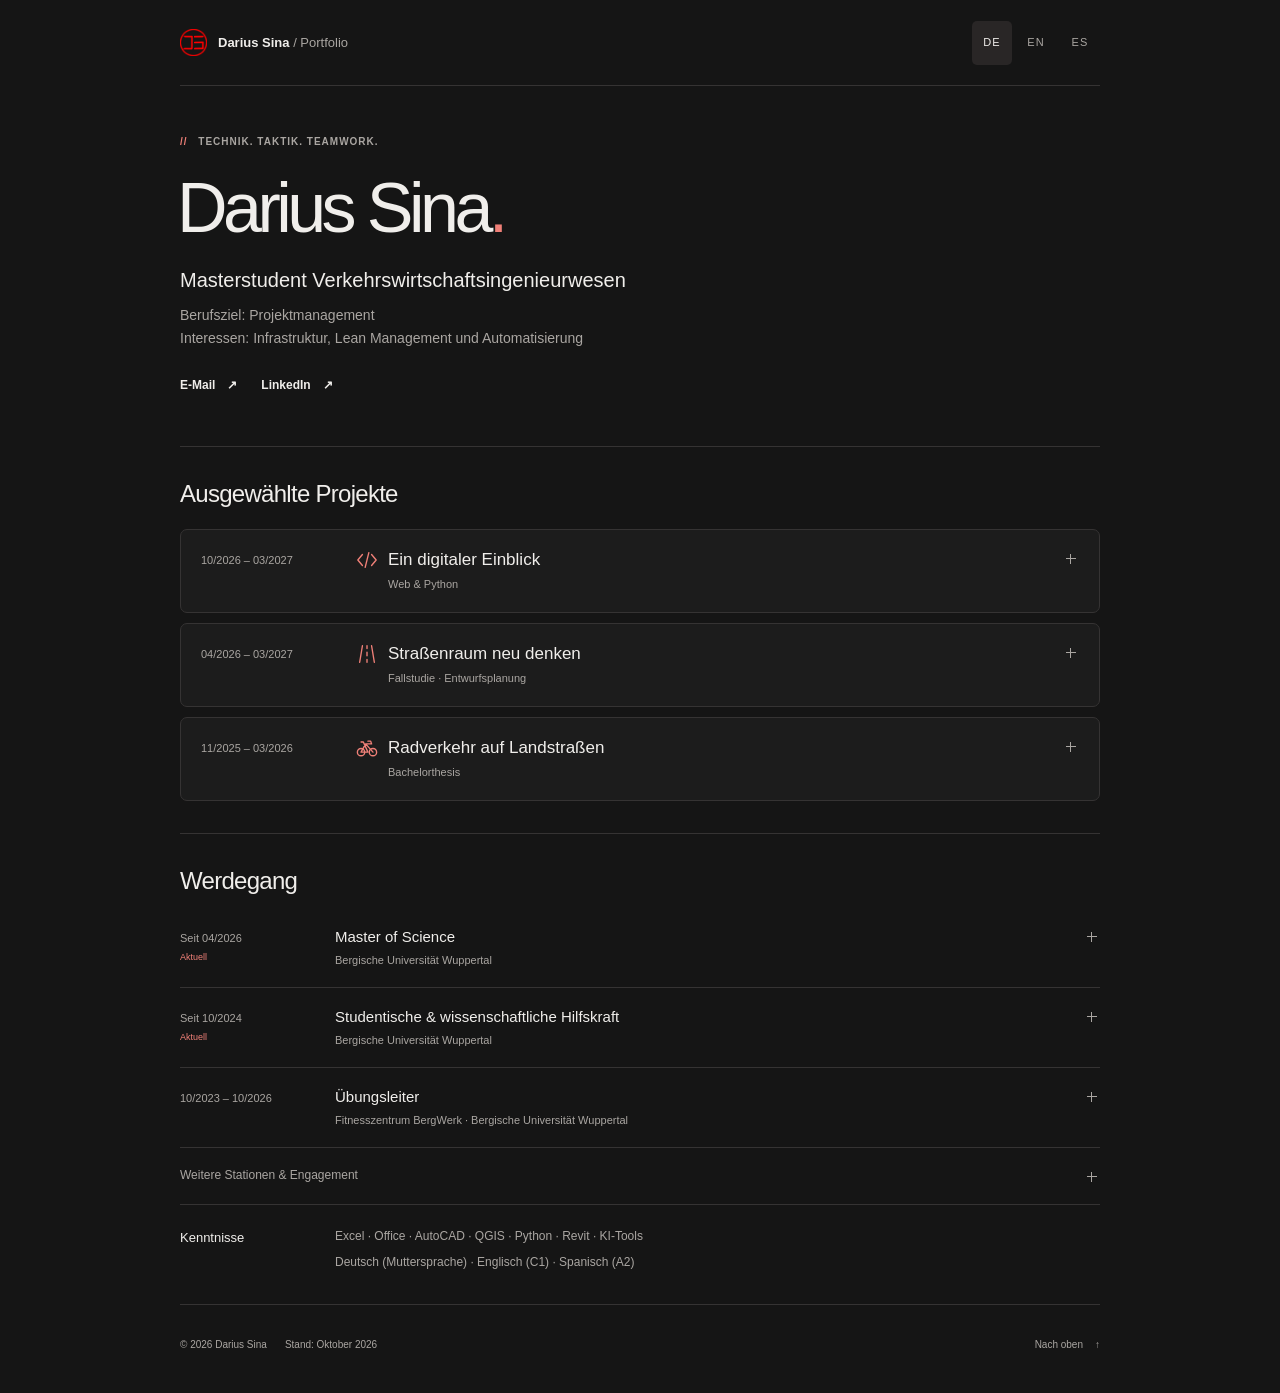
<file: index.html>
<!DOCTYPE html>
<html lang="de">
<head>
    <meta charset="UTF-8">
    <meta name="viewport" content="width=device-width, initial-scale=1">
    <meta name="color-scheme" content="dark">
    <meta name="theme-color" content="#151515">
    <meta name="description" content="Darius Sina – Masterstudent Verkehrswirtschaftsingenieurwesen mit dem Berufsziel Projektmanagement. Interessen: Infrastrukturprojekte und Automatisierung.">
    <title>Darius Sina · Portfolio</title>
    <link rel="icon" type="image/png" href="logo.png">
    <link rel="stylesheet" href="style.css?v=20261028-clean">
    <link rel="alternate" hreflang="de" href="index.html">
    <link rel="alternate" hreflang="en" href="en/index.html">
    <link rel="alternate" hreflang="es" href="es/index.html">
    <script src="contact.js?v=20261028-clean" defer></script>
</head>
<body id="top">
  <a class="skip-link" href="#main">Zum Inhalt</a>
  <div class="page-shell">
    <header class="site-header">
      <a class="brand" href="index.html" aria-label="Darius Sina · Zur Startseite"><img src="logo.png" width="30" height="30" alt=""><span>Darius Sina<span class="brand-detail"> / Portfolio</span></span></a>
      <nav class="language-switch" aria-label="Sprache wählen"><a href="index.html" lang="de" hreflang="de" aria-label="Deutsch" aria-current="page">DE</a><a href="en/index.html" lang="en" hreflang="en" aria-label="English">EN</a><a href="es/index.html" lang="es" hreflang="es" aria-label="Español">ES</a></nav>
    </header>
    <main id="main">
      <section class="hero" aria-labelledby="hero-title">
          <p class="eyebrow hero-eyebrow"><span aria-hidden="true">//</span> Technik. Taktik. Teamwork.</p>
          <h1 id="hero-title">Darius Sina<span class="accent">.</span></h1>
          <p class="hero-role">Masterstudent Verkehrswirtschaftsingenieurwesen</p>
          <p class="hero-intro">Berufsziel: Projektmanagement<br>Interessen: Infrastruktur, Lean Management und Automatisierung</p>
          <div class="hero-actions"><button type="button" class="text-link email-reveal" data-label="E-Mail schreiben" hidden>E-Mail <span aria-hidden="true">↗</span></button><a class="text-link" href="https://linkedin.com/in/dariussina">LinkedIn <span aria-hidden="true">↗</span></a></div><noscript><p class="contact-note">Für den E-Mail-Link bitte JavaScript aktivieren. Alternativ bin ich auf LinkedIn erreichbar.</p></noscript>
      </section>
      <section class="section" id="projects" aria-labelledby="projects-title">
        <h2 id="projects-title">Ausgewählte Projekte</h2>
        <div class="project-list"><details class="project-entry">
          <summary><span class="entry-meta">10/2026 – 03/2027</span><span class="entry-heading"><span class="entry-title"><svg class="project-icon" viewBox="0 0 24 24" width="22" height="22" aria-hidden="true" focusable="false"><path d="m7 6-5 6 5 6M17 6l5 6-5 6M14 4l-4 16"/></svg><span>Ein digitaler Einblick</span></span><span class="entry-org">Web & Python</span></span></summary>
          <div class="entry-description"><p>Optimierungsmethoden des Supply Chain Managements mit Python umsetzen, ergänzend zu einer Lehrveranstaltung an der Universität. Daneben: Webdesign mit HTML und CSS.</p><p class="project-tag">Python / HTML / CSS</p></div>
        </details>
<details class="project-entry">
          <summary><span class="entry-meta">04/2026 – 03/2027</span><span class="entry-heading"><span class="entry-title"><svg class="project-icon" viewBox="0 0 24 24" width="22" height="22" aria-hidden="true" focusable="false"><path d="M7 3 4 21M17 3l3 18M12 3v3m0 4v4m0 4v3"/></svg><span>Straßenraum neu denken</span></span><span class="entry-org">Fallstudie · Entwurfsplanung</span></span></summary>
          <div class="entry-description"><p>Praxisnahe Straßenraumplanung im Team anhand einer realen Situation der Infrastrukturplanung. Ergänzender Erwerb von Fachwissen zur Straßenraumgestaltung in der Veranstaltung „Planung von Stadtstraßen“.</p><p class="project-tag">Verkehrsplanung</p></div>
        </details>
<details class="project-entry">
          <summary><span class="entry-meta">11/2025 – 03/2026</span><span class="entry-heading"><span class="entry-title"><svg class="project-icon" viewBox="0 0 24 24" width="22" height="22" aria-hidden="true" focusable="false"><circle cx="5.5" cy="16.5" r="4"/><circle cx="18.5" cy="16.5" r="4"/><path d="m5.5 16.5 5-9 8 9M5.5 16.5H13l-5-11H5.5M10.5 7.5H17l-1-3h-3"/></svg><span>Radverkehr auf Landstraßen</span></span><span class="entry-org">Bachelorthesis</span></span></summary>
          <div class="entry-description"><p>Ein Einblick in die akademische Forschung zur Sicherheit des Radverkehrs auf Landstraßen.</p><p class="project-tag">Thesisnote 1,0</p></div>
        </details></div>
      </section>
      <section class="section" id="background" aria-labelledby="background-title">
        <h2 id="background-title">Werdegang</h2>
        <div class="timeline"><details class="timeline-entry">
          <summary><span class="entry-meta">Seit 04/2026<span class="current">Aktuell</span></span><span class="entry-heading"><span class="entry-title">Master of Science</span><span class="entry-org">Bergische Universität Wuppertal</span></span></summary>
          <div class="entry-description"><p>Verkehrswirtschaftsingenieurwesen. Vereinigung der Handlungsfelder Verkehr, Logistik, Wirtschaft und Umwelt.</p></div>
        </details>
<details class="timeline-entry">
          <summary><span class="entry-meta">Seit 10/2024<span class="current">Aktuell</span></span><span class="entry-heading"><span class="entry-title">Studentische &amp; wissenschaftliche Hilfskraft</span><span class="entry-org">Bergische Universität Wuppertal</span></span></summary>
          <div class="entry-description"><p>Lehrstuhl Straßenverkehrsplanung und -technik. Mitarbeit an Forschungsprojekten und universitärer Lehre sowie Analyse und Aufbereitung von Verkehrs- und Infrastrukturdaten.</p></div>
        </details>
<details class="timeline-entry">
          <summary><span class="entry-meta">10/2023 – 10/2026</span><span class="entry-heading"><span class="entry-title">Übungsleiter</span><span class="entry-org">Fitnesszentrum BergWerk · Bergische Universität Wuppertal</span></span></summary>
          <div class="entry-description"><p>Einweisung und Betreuung beim Fitnesstraining an Geräten.</p></div>
        </details></div>
        <details class="more-stations"><summary><span>Weitere Stationen & Engagement</span></summary><div class="timeline"><details class="timeline-entry">
          <summary><span class="entry-meta">10/2021 – 03/2026</span><span class="entry-heading"><span class="entry-title">Bachelor of Science</span><span class="entry-org">Bergische Universität Wuppertal</span></span></summary>
          <div class="entry-description"><p>Verkehrswirtschaftsingenieurwesen. Gesamtnote 2,2 · Bachelorthesis 1,0. Fünfmonatiges Auslandssemester mit Erasmus+ an der Universidad de Burgos in Spanien.</p></div>
        </details>
<details class="timeline-entry">
          <summary><span class="entry-meta">04/2024 – 10/2024</span><span class="entry-heading"><span class="entry-title">International Students Team</span><span class="entry-org">Bergische Universität Wuppertal</span></span></summary>
          <div class="entry-description"><p>Betreuung internationaler Studierender und Organisation von Events.</p></div>
        </details>
<details class="timeline-entry">
          <summary><span class="entry-meta">01/2021 – 06/2021</span><span class="entry-heading"><span class="entry-title">Berufstätigkeit · Technischer Systemplaner VAT</span><span class="entry-org">CAD-Agentur Lehmann · Langenfeld</span></span></summary>
          <div class="entry-description"><p>Teamarbeit an Planungs-Großprojekten der Haustechnik und Mitwirkung an der BIM-Koordination.</p></div>
        </details>
<details class="timeline-entry">
          <summary><span class="entry-meta">08/2018 – 01/2021</span><span class="entry-heading"><span class="entry-title">Berufsausbildung · Technischer Systemplaner VAT</span><span class="entry-org">CAD-Agentur Lehmann · Langenfeld</span></span></summary>
          <div class="entry-description"><p>Berufsausbildung in Versorgungs- und Ausrüstungstechnik, verkürzt auf 2,5 Jahre. Abschluss: sehr gut, NRW-Jahrgangsbester. Dreiwöchiges Baustellenpraktikum bei Clima Colonia in Köln.</p></div>
        </details></div></details>
        <div class="compact-skills"><h3>Kenntnisse</h3><p>Excel · Office · AutoCAD · QGIS · Python · Revit · KI-Tools</p><p>Deutsch (Muttersprache) · Englisch (C1) · Spanisch (A2)</p></div>
      </section>
    </main>
    <footer class="site-footer"><p>© 2026 Darius Sina<span>Stand: Oktober 2026</span></p><a href="#top">Nach oben <span aria-hidden="true">↑</span></a></footer>
  </div>
</body>
</html>
</file>
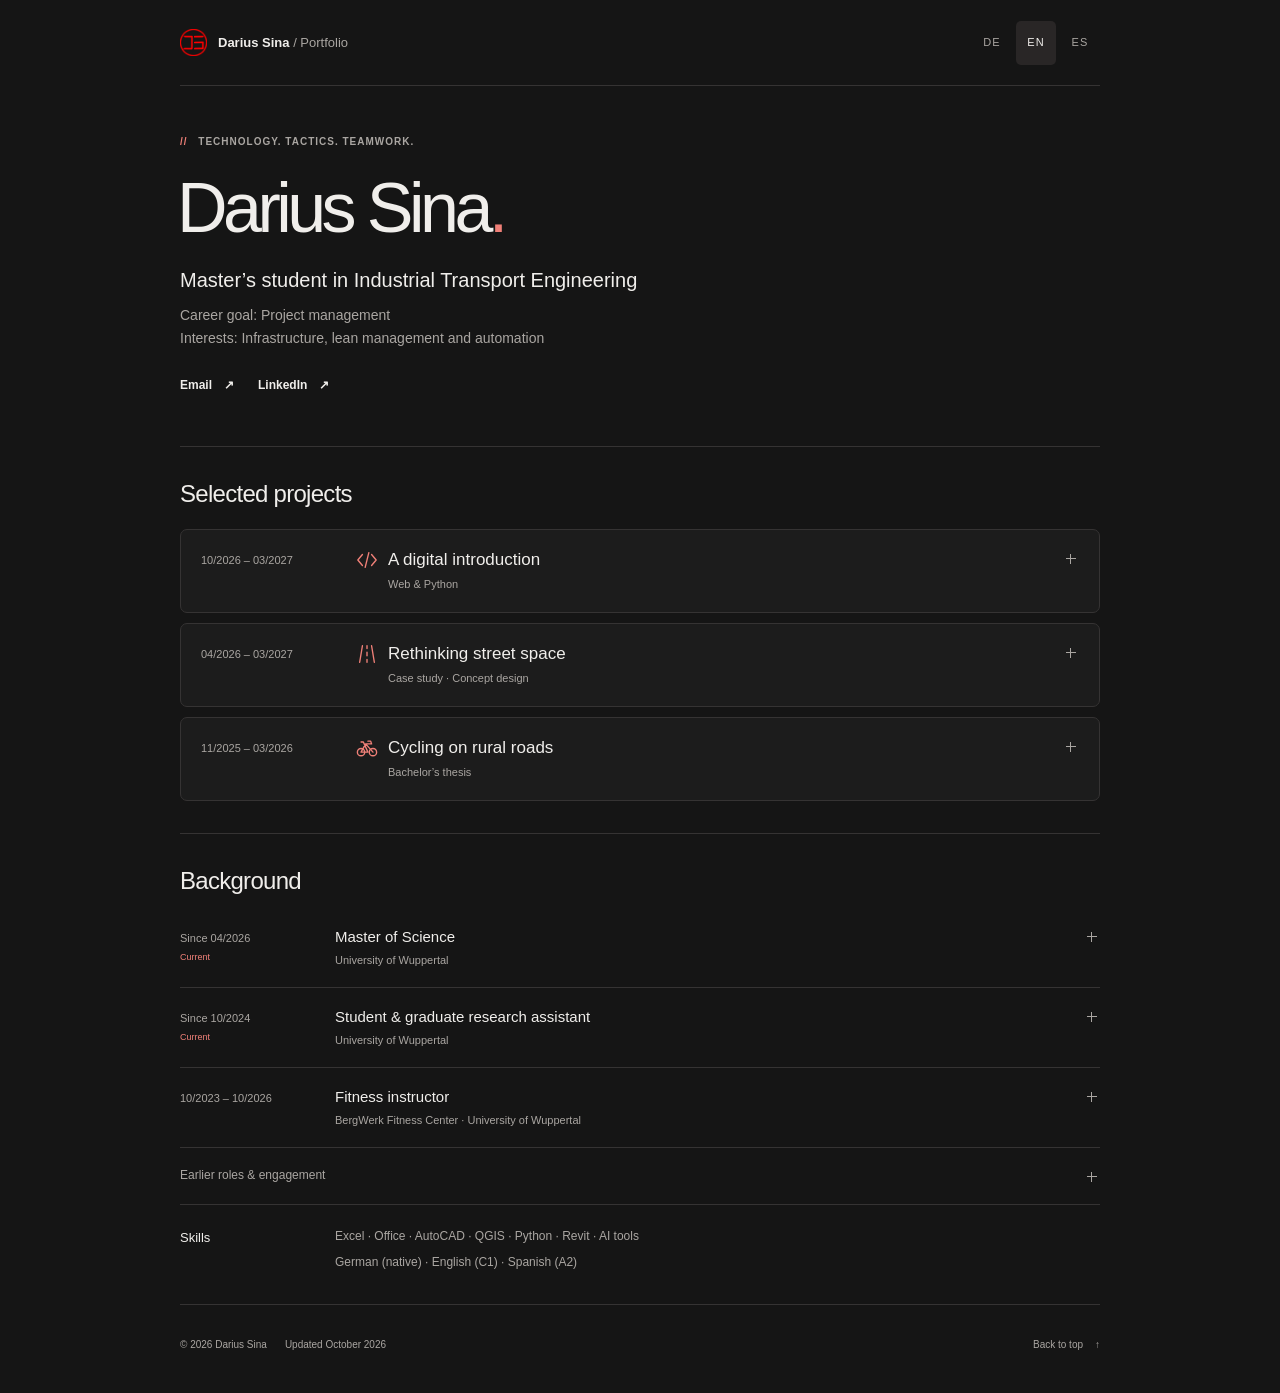
<file: en/index.html>
<!DOCTYPE html>
<html lang="en">
<head>
    <meta charset="UTF-8">
    <meta name="viewport" content="width=device-width, initial-scale=1">
    <meta name="color-scheme" content="dark">
    <meta name="theme-color" content="#151515">
    <meta name="description" content="Darius Sina – Master’s student in Industrial Transport Engineering, aspiring to a career in project management. Interests: infrastructure projects and automation.">
    <title>Darius Sina · Portfolio</title>
    <link rel="icon" type="image/png" href="../logo.png">
    <link rel="stylesheet" href="../style.css?v=20261028-clean">
    <link rel="alternate" hreflang="de" href="../index.html">
    <link rel="alternate" hreflang="en" href="../en/index.html">
    <link rel="alternate" hreflang="es" href="../es/index.html">
    <script src="../contact.js?v=20261028-clean" defer></script>
</head>
<body id="top">
  <a class="skip-link" href="#main">Skip to content</a>
  <div class="page-shell">
    <header class="site-header">
      <a class="brand" href="../en/index.html" aria-label="Darius Sina · Home"><img src="../logo.png" width="30" height="30" alt=""><span>Darius Sina<span class="brand-detail"> / Portfolio</span></span></a>
      <nav class="language-switch" aria-label="Choose language"><a href="../index.html" lang="de" hreflang="de" aria-label="Deutsch">DE</a><a href="../en/index.html" lang="en" hreflang="en" aria-label="English" aria-current="page">EN</a><a href="../es/index.html" lang="es" hreflang="es" aria-label="Español">ES</a></nav>
    </header>
    <main id="main">
      <section class="hero" aria-labelledby="hero-title">
          <p class="eyebrow hero-eyebrow"><span aria-hidden="true">//</span> Technology. Tactics. Teamwork.</p>
          <h1 id="hero-title">Darius Sina<span class="accent">.</span></h1>
          <p class="hero-role">Master’s student in Industrial Transport Engineering</p>
          <p class="hero-intro">Career goal: Project management<br>Interests: Infrastructure, lean management and automation</p>
          <div class="hero-actions"><button type="button" class="text-link email-reveal" data-label="Write an email" hidden>Email <span aria-hidden="true">↗</span></button><a class="text-link" href="https://linkedin.com/in/dariussina">LinkedIn <span aria-hidden="true">↗</span></a></div><noscript><p class="contact-note">Please enable JavaScript for the email link, or find me on LinkedIn.</p></noscript>
      </section>
      <section class="section" id="projects" aria-labelledby="projects-title">
        <h2 id="projects-title">Selected projects</h2>
        <div class="project-list"><details class="project-entry">
          <summary><span class="entry-meta">10/2026 – 03/2027</span><span class="entry-heading"><span class="entry-title"><svg class="project-icon" viewBox="0 0 24 24" width="22" height="22" aria-hidden="true" focusable="false"><path d="m7 6-5 6 5 6M17 6l5 6-5 6M14 4l-4 16"/></svg><span>A digital introduction</span></span><span class="entry-org">Web & Python</span></span></summary>
          <div class="entry-description"><p>Implementing supply chain optimisation methods in Python to complement a university course. Alongside this: web design with HTML and CSS.</p><p class="project-tag">Python / HTML / CSS</p></div>
        </details>
<details class="project-entry">
          <summary><span class="entry-meta">04/2026 – 03/2027</span><span class="entry-heading"><span class="entry-title"><svg class="project-icon" viewBox="0 0 24 24" width="22" height="22" aria-hidden="true" focusable="false"><path d="M7 3 4 21M17 3l3 18M12 3v3m0 4v4m0 4v3"/></svg><span>Rethinking street space</span></span><span class="entry-org">Case study · Concept design</span></span></summary>
          <div class="entry-description"><p>Practical street design in a team, applying infrastructure planning to a real situation. Further knowledge of street design gained through the course “Planung von Stadtstraßen” (Urban Street Planning).</p><p class="project-tag">Transport planning</p></div>
        </details>
<details class="project-entry">
          <summary><span class="entry-meta">11/2025 – 03/2026</span><span class="entry-heading"><span class="entry-title"><svg class="project-icon" viewBox="0 0 24 24" width="22" height="22" aria-hidden="true" focusable="false"><circle cx="5.5" cy="16.5" r="4"/><circle cx="18.5" cy="16.5" r="4"/><path d="m5.5 16.5 5-9 8 9M5.5 16.5H13l-5-11H5.5M10.5 7.5H17l-1-3h-3"/></svg><span>Cycling on rural roads</span></span><span class="entry-org">Bachelor’s thesis</span></span></summary>
          <div class="entry-description"><p>An introduction to academic research on cycling safety on rural roads.</p><p class="project-tag">Thesis grade 1.0 · German scale</p></div>
        </details></div>
      </section>
      <section class="section" id="background" aria-labelledby="background-title">
        <h2 id="background-title">Background</h2>
        <div class="timeline"><details class="timeline-entry">
          <summary><span class="entry-meta">Since 04/2026<span class="current">Current</span></span><span class="entry-heading"><span class="entry-title">Master of Science</span><span class="entry-org">University of Wuppertal</span></span></summary>
          <div class="entry-description"><p>Industrial Transport Engineering. A combination of the fields of transportation, logistics, business and the environment.</p></div>
        </details>
<details class="timeline-entry">
          <summary><span class="entry-meta">Since 10/2024<span class="current">Current</span></span><span class="entry-heading"><span class="entry-title">Student &amp; graduate research assistant</span><span class="entry-org">University of Wuppertal</span></span></summary>
          <div class="entry-description"><p>Department of Road Traffic Planning and Engineering. Participation in research and teaching projects, with analysis and preparation of transport and infrastructure data.</p></div>
        </details>
<details class="timeline-entry">
          <summary><span class="entry-meta">10/2023 – 10/2026</span><span class="entry-heading"><span class="entry-title">Fitness instructor</span><span class="entry-org">BergWerk Fitness Center · University of Wuppertal</span></span></summary>
          <div class="entry-description"><p>Introducing participants to fitness equipment and supporting their training.</p></div>
        </details></div>
        <details class="more-stations"><summary><span>Earlier roles & engagement</span></summary><div class="timeline"><details class="timeline-entry">
          <summary><span class="entry-meta">10/2021 – 03/2026</span><span class="entry-heading"><span class="entry-title">Bachelor of Science</span><span class="entry-org">University of Wuppertal</span></span></summary>
          <div class="entry-description"><p>Industrial Transport Engineering. Overall grade: 2.2; thesis: 1.0 (German grading scale). Five-month Erasmus+ semester at Universidad de Burgos in Spain.</p></div>
        </details>
<details class="timeline-entry">
          <summary><span class="entry-meta">04/2024 – 10/2024</span><span class="entry-heading"><span class="entry-title">International Students Team</span><span class="entry-org">University of Wuppertal</span></span></summary>
          <div class="entry-description"><p>Supporting international students and organising events.</p></div>
        </details>
<details class="timeline-entry">
          <summary><span class="entry-meta">01/2021 – 06/2021</span><span class="entry-heading"><span class="entry-title">Employment · Technical System Planner · HVAC and MEP Systems</span><span class="entry-org">CAD-Agentur Lehmann · Langenfeld</span></span></summary>
          <div class="entry-description"><p>Teamwork on large-scale building services planning projects and involvement in BIM coordination.</p></div>
        </details>
<details class="timeline-entry">
          <summary><span class="entry-meta">08/2018 – 01/2021</span><span class="entry-heading"><span class="entry-title">Vocational training · Technical System Planner · HVAC and MEP Systems</span><span class="entry-org">CAD-Agentur Lehmann · Langenfeld</span></span></summary>
          <div class="entry-description"><p>Vocational training in building services systems, accelerated to 2.5 years. Final grade: very good; highest-performing graduate in the year group in North Rhine-Westphalia. Three-week construction site internship at Clima Colonia in Cologne.</p></div>
        </details></div></details>
        <div class="compact-skills"><h3>Skills</h3><p>Excel · Office · AutoCAD · QGIS · Python · Revit · AI tools</p><p>German (native) · English (C1) · Spanish (A2)</p></div>
      </section>
    </main>
    <footer class="site-footer"><p>© 2026 Darius Sina<span>Updated October 2026</span></p><a href="#top">Back to top <span aria-hidden="true">↑</span></a></footer>
  </div>
</body>
</html>
</file>
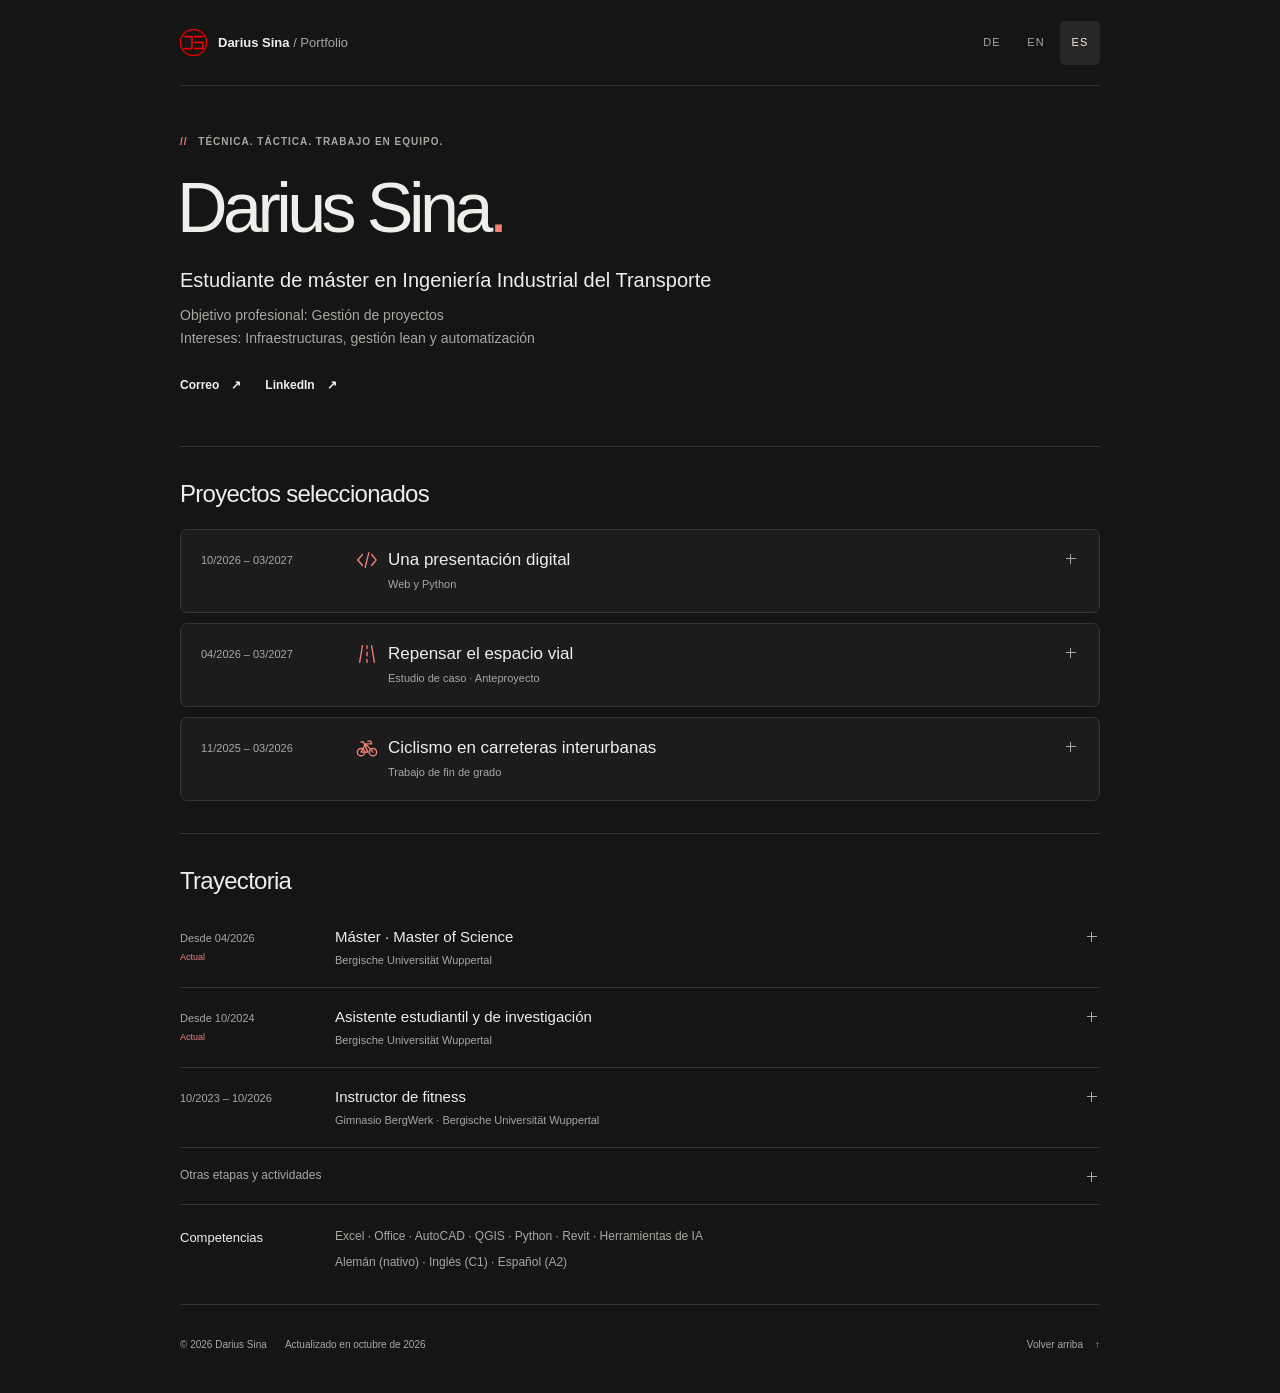
<file: es/index.html>
<!DOCTYPE html>
<html lang="es">
<head>
    <meta charset="UTF-8">
    <meta name="viewport" content="width=device-width, initial-scale=1">
    <meta name="color-scheme" content="dark">
    <meta name="theme-color" content="#151515">
    <meta name="description" content="Darius Sina – Estudiante de máster en Ingeniería Industrial del Transporte con el objetivo de dedicarse a la gestión de proyectos. Intereses: infraestructuras y automatización.">
    <title>Darius Sina · Portfolio</title>
    <link rel="icon" type="image/png" href="../logo.png">
    <link rel="stylesheet" href="../style.css?v=20261028-clean">
    <link rel="alternate" hreflang="de" href="../index.html">
    <link rel="alternate" hreflang="en" href="../en/index.html">
    <link rel="alternate" hreflang="es" href="../es/index.html">
    <script src="../contact.js?v=20261028-clean" defer></script>
</head>
<body id="top">
  <a class="skip-link" href="#main">Saltar al contenido</a>
  <div class="page-shell">
    <header class="site-header">
      <a class="brand" href="../es/index.html" aria-label="Darius Sina · Inicio"><img src="../logo.png" width="30" height="30" alt=""><span>Darius Sina<span class="brand-detail"> / Portfolio</span></span></a>
      <nav class="language-switch" aria-label="Elegir idioma"><a href="../index.html" lang="de" hreflang="de" aria-label="Deutsch">DE</a><a href="../en/index.html" lang="en" hreflang="en" aria-label="English">EN</a><a href="../es/index.html" lang="es" hreflang="es" aria-label="Español" aria-current="page">ES</a></nav>
    </header>
    <main id="main">
      <section class="hero" aria-labelledby="hero-title">
          <p class="eyebrow hero-eyebrow"><span aria-hidden="true">//</span> Técnica. Táctica. Trabajo en equipo.</p>
          <h1 id="hero-title">Darius Sina<span class="accent">.</span></h1>
          <p class="hero-role">Estudiante de máster en Ingeniería Industrial del Transporte</p>
          <p class="hero-intro">Objetivo profesional: Gestión de proyectos<br>Intereses: Infraestructuras, gestión lean y automatización</p>
          <div class="hero-actions"><button type="button" class="text-link email-reveal" data-label="Escribir un correo" hidden>Correo <span aria-hidden="true">↗</span></button><a class="text-link" href="https://linkedin.com/in/dariussina">LinkedIn <span aria-hidden="true">↗</span></a></div><noscript><p class="contact-note">Activa JavaScript para acceder al enlace de correo o encuéntrame en LinkedIn.</p></noscript>
      </section>
      <section class="section" id="projects" aria-labelledby="projects-title">
        <h2 id="projects-title">Proyectos seleccionados</h2>
        <div class="project-list"><details class="project-entry">
          <summary><span class="entry-meta">10/2026 – 03/2027</span><span class="entry-heading"><span class="entry-title"><svg class="project-icon" viewBox="0 0 24 24" width="22" height="22" aria-hidden="true" focusable="false"><path d="m7 6-5 6 5 6M17 6l5 6-5 6M14 4l-4 16"/></svg><span>Una presentación digital</span></span><span class="entry-org">Web y Python</span></span></summary>
          <div class="entry-description"><p>Implementación de métodos de optimización de la cadena de suministro con Python como complemento a una asignatura universitaria. Además: diseño web con HTML y CSS.</p><p class="project-tag">Python / HTML / CSS</p></div>
        </details>
<details class="project-entry">
          <summary><span class="entry-meta">04/2026 – 03/2027</span><span class="entry-heading"><span class="entry-title"><svg class="project-icon" viewBox="0 0 24 24" width="22" height="22" aria-hidden="true" focusable="false"><path d="M7 3 4 21M17 3l3 18M12 3v3m0 4v4m0 4v3"/></svg><span>Repensar el espacio vial</span></span><span class="entry-org">Estudio de caso · Anteproyecto</span></span></summary>
          <div class="entry-description"><p>Diseño práctico del espacio vial en equipo, aplicando la planificación de infraestructuras a una situación real. Ampliación de conocimientos sobre diseño vial en la asignatura «Planung von Stadtstraßen» (Planificación de calles urbanas).</p><p class="project-tag">Planificación del transporte</p></div>
        </details>
<details class="project-entry">
          <summary><span class="entry-meta">11/2025 – 03/2026</span><span class="entry-heading"><span class="entry-title"><svg class="project-icon" viewBox="0 0 24 24" width="22" height="22" aria-hidden="true" focusable="false"><circle cx="5.5" cy="16.5" r="4"/><circle cx="18.5" cy="16.5" r="4"/><path d="m5.5 16.5 5-9 8 9M5.5 16.5H13l-5-11H5.5M10.5 7.5H17l-1-3h-3"/></svg><span>Ciclismo en carreteras interurbanas</span></span><span class="entry-org">Trabajo de fin de grado</span></span></summary>
          <div class="entry-description"><p>Una introducción a la investigación académica sobre la seguridad ciclista en carreteras interurbanas.</p><p class="project-tag">Nota del trabajo: 1,0 · Escala alemana</p></div>
        </details></div>
      </section>
      <section class="section" id="background" aria-labelledby="background-title">
        <h2 id="background-title">Trayectoria</h2>
        <div class="timeline"><details class="timeline-entry">
          <summary><span class="entry-meta">Desde 04/2026<span class="current">Actual</span></span><span class="entry-heading"><span class="entry-title">Máster · Master of Science</span><span class="entry-org">Bergische Universität Wuppertal</span></span></summary>
          <div class="entry-description"><p>Ingeniería Industrial del Transporte. Integración de los ámbitos del transporte, la logística, la economía y el medio ambiente.</p></div>
        </details>
<details class="timeline-entry">
          <summary><span class="entry-meta">Desde 10/2024<span class="current">Actual</span></span><span class="entry-heading"><span class="entry-title">Asistente estudiantil y de investigación</span><span class="entry-org">Bergische Universität Wuppertal</span></span></summary>
          <div class="entry-description"><p>Departamento de Ingeniería y Planificación de Tráfico Vial. Colaboración en proyectos de investigación y docencia, así como análisis y preparación de datos de transporte e infraestructuras.</p></div>
        </details>
<details class="timeline-entry">
          <summary><span class="entry-meta">10/2023 – 10/2026</span><span class="entry-heading"><span class="entry-title">Instructor de fitness</span><span class="entry-org">Gimnasio BergWerk · Bergische Universität Wuppertal</span></span></summary>
          <div class="entry-description"><p>Instrucción y acompañamiento en el entrenamiento con máquinas.</p></div>
        </details></div>
        <details class="more-stations"><summary><span>Otras etapas y actividades</span></summary><div class="timeline"><details class="timeline-entry">
          <summary><span class="entry-meta">10/2021 – 03/2026</span><span class="entry-heading"><span class="entry-title">Grado · Bachelor of Science</span><span class="entry-org">Bergische Universität Wuppertal</span></span></summary>
          <div class="entry-description"><p>Ingeniería Industrial del Transporte. Nota media: 2,2; trabajo de fin de grado: 1,0 (escala alemana). Semestre Erasmus+ de cinco meses en la Universidad de Burgos, España.</p></div>
        </details>
<details class="timeline-entry">
          <summary><span class="entry-meta">04/2024 – 10/2024</span><span class="entry-heading"><span class="entry-title">International Students Team</span><span class="entry-org">Bergische Universität Wuppertal</span></span></summary>
          <div class="entry-description"><p>Apoyo a estudiantes internacionales y organización de eventos.</p></div>
        </details>
<details class="timeline-entry">
          <summary><span class="entry-meta">01/2021 – 06/2021</span><span class="entry-heading"><span class="entry-title">Empleo · Proyectista técnico de sistemas</span><span class="entry-org">CAD-Agentur Lehmann · Langenfeld</span></span></summary>
          <div class="entry-description"><p>Trabajo en equipo en grandes proyectos de instalaciones de edificios y colaboración en la coordinación BIM.</p></div>
        </details>
<details class="timeline-entry">
          <summary><span class="entry-meta">08/2018 – 01/2021</span><span class="entry-heading"><span class="entry-title">Formación profesional · Proyectista técnico de sistemas</span><span class="entry-org">CAD-Agentur Lehmann · Langenfeld</span></span></summary>
          <div class="entry-description"><p>Formación profesional en instalaciones técnicas de edificios, reducida a 2,5 años. Calificación: muy bien; mejor titulado de la promoción en Renania del Norte-Westfalia. Prácticas de tres semanas en obra en Clima Colonia, Colonia.</p></div>
        </details></div></details>
        <div class="compact-skills"><h3>Competencias</h3><p>Excel · Office · AutoCAD · QGIS · Python · Revit · Herramientas de IA</p><p>Alemán (nativo) · Inglés (C1) · Español (A2)</p></div>
      </section>
    </main>
    <footer class="site-footer"><p>© 2026 Darius Sina<span>Actualizado en octubre de 2026</span></p><a href="#top">Volver arriba <span aria-hidden="true">↑</span></a></footer>
  </div>
</body>
</html>
</file>
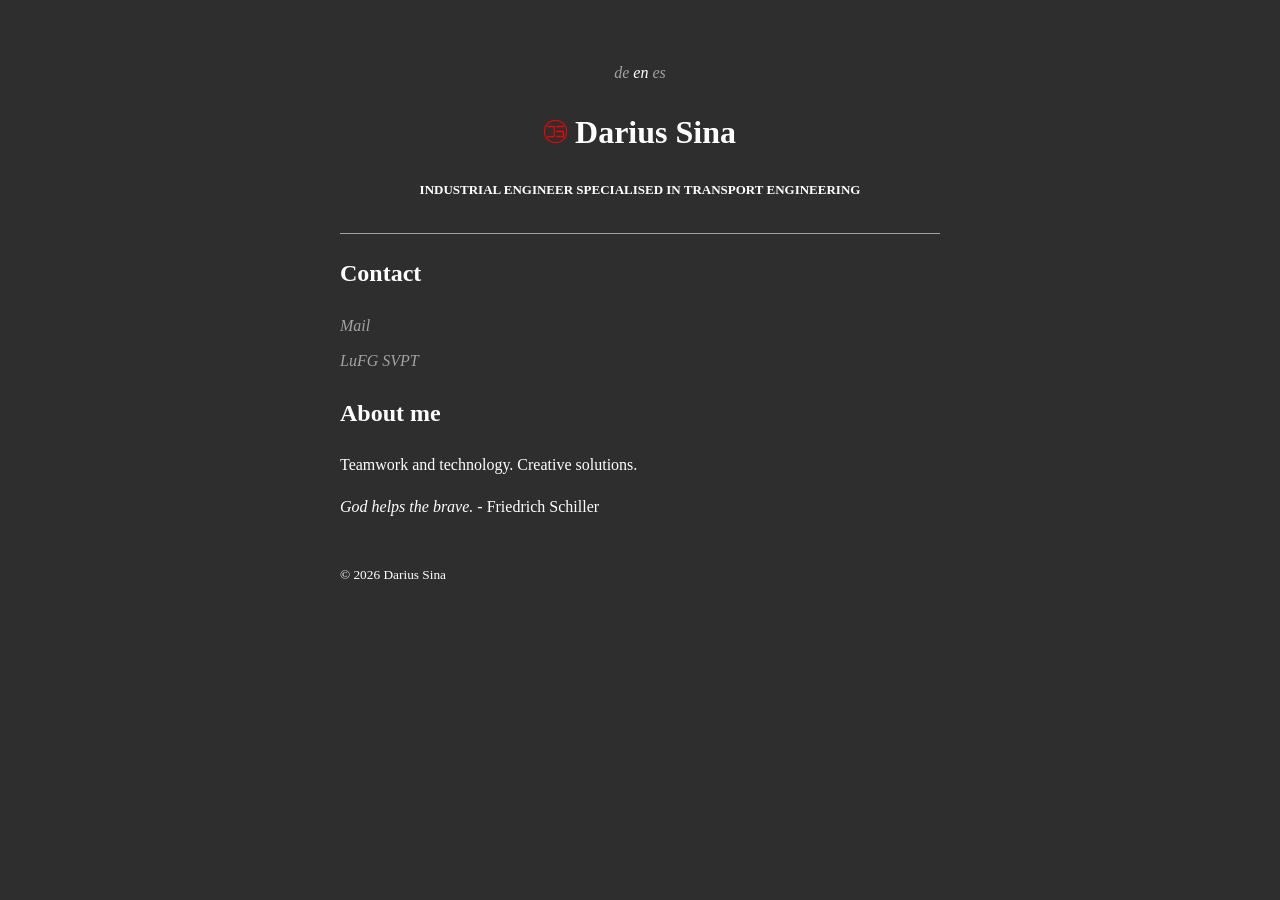
<file: index_en.html>
<!DOCTYPE html>
<html lang="en">
<head>
    <meta charset="UTF-8">
    <meta name="viewport" content="width=device-width, initial-scale=1.0">
    <title>Darius Sina</title>
    <link rel="icon" type="image/png" href="logo.png">
    <style>
        body { font-family: 'Avenir', serif; line-height: 1.6; max-width: 600px; margin: 40px auto; padding: 20px; color: #ffffff; background-color: #2e2e2e}
        header { text-align: center; border-bottom: 1px solid #a2a2a2; padding-bottom: 20px; font-weight: 900;}
        ul { list-style: none; padding: 0;}
        li { margin-bottom: 10px; font-size: normal;}
        a { color: #a2a2a2; text-decoration: none; font-size: normal;}
        .remark {font-size: small; color: #ffffff;}
        .subtitle {font-size: small;  text-transform: uppercase; color: #ffffff; letter-spacing: 15%;}
        .language-switch {text-align: center;}
        .language-switch a {color: #a2a2a2}
        .language-switch a.active {color: #ffffff;}
        .language-switch a:hover {text-decoration: underline;}
        .language-switch a.active {color: #ffffff; pointer-events: none;}
        .active {color: #626262;}
        a:hover {text-decoration: underline;}
        .logo {width: 23px; height: 23px; object-fit: cover;}
    </style>
</head>
<body>

    <nav class="language-switch">
        <a href="/" class="language-switch"><i>de</i></a>
        <a href="index_en.html" class="active"><i>en</i></a>
        <a href="index_es.html" class="language-switch"><i>es</i></a>
    </nav>

    <header>
        <h1><img class="logo" src="/logo.png">&nbsp;Darius Sina</h1>
        <p class="subtitle">Industrial Engineer specialised in Transport Engineering</p>
    </header>

    <main>
        <section>
            <h2>Contact</h2>
            <ul>
                <li><a class="mail" href="mailto:&#100;&#97;&#114;&#105;&#117;&#115;&#64;&#102;&#97;&#109;&#115;&#105;&#110;&#97;&#46;&#100;&#101;"><i>Mail</i></a>
                <li><a class="mail" href="https://svpt.uni-wuppertal.de/de/home/mitarbeiterinnen/studentische-wissenschaftliche-hilfskraefte/"><i>LuFG SVPT</i></a>       
            </ul>
        </section>

        

        <section>
            <h2>About me</h2>
            <p>Teamwork and technology. Creative solutions.</p>
            <p><i>God helps the brave.</i> - Friedrich Schiller</p>
        </section>
    </main>

    <br>

    <footer>
        <small>&copy; 2026 Darius Sina</small>
    </footer>

</body>
</html>
</file>
<file: style.css>
:root{color-scheme:dark;--bg:#151515;--surface:#1c1c1c;--text:#f0eeeb;--muted:#aaa6a2;--line:#353333;--accent:#f08078}
*{box-sizing:border-box}
html{scroll-behavior:smooth;scroll-padding-top:24px}
body{margin:0;background:var(--bg);color:var(--text);font:15px/1.65 'Avenir Next',Avenir,'Segoe UI',sans-serif;-webkit-font-smoothing:antialiased}
a{color:inherit;text-decoration:none}
a:hover,summary:hover .entry-title,button:hover{color:var(--accent)}
a:focus-visible,button:focus-visible,summary:focus-visible{outline:2px solid var(--accent);outline-offset:5px;border-radius:3px}
button{font:inherit;color:inherit;cursor:pointer}
button[hidden]{display:none}
p,h1,h2,h3{margin:0}
h1,h2,h3{line-height:1.25}
::selection{background:var(--accent);color:var(--bg)}
.page-shell{width:min(920px,calc(100% - 64px));margin-inline:auto}
.skip-link{position:fixed;top:12px;left:12px;padding:10px 16px;background:var(--text);color:var(--bg);transform:translateY(-200%);z-index:5}
.skip-link:focus{transform:translateY(0)}
.site-header{display:flex;align-items:center;justify-content:space-between;gap:20px;min-height:86px;border-bottom:1px solid var(--line)}
.brand{display:inline-flex;align-items:center;gap:11px;font-size:13px;font-weight:600}
.brand img{width:27px;height:27px}
.brand-detail{color:var(--muted);font-weight:400}
.language-switch{display:flex;gap:4px}
.language-switch a{display:grid;place-items:center;min-width:40px;min-height:44px;font-size:11px;letter-spacing:.1em;color:var(--muted);border-radius:5px}
.language-switch a:hover,.language-switch [aria-current=page]{color:var(--text);background:#292626}
.hero{padding:48px 0 38px;max-width:720px}
.eyebrow{font-size:10px;font-weight:600;letter-spacing:.1em;text-transform:uppercase;line-height:1.6}
.hero-eyebrow{color:var(--muted);margin-bottom:15px}
.hero-eyebrow>span{color:var(--accent);margin-right:7px}
h1{font-size:clamp(48px,7vw,70px);font-weight:500;letter-spacing:-.065em;margin-left:-3px}
.accent{color:var(--accent)}
.hero-role{font-size:20px;line-height:1.4;margin:13px 0 10px;hyphens:auto;overflow-wrap:anywhere}
.hero-intro{color:var(--muted);font-size:14px;max-width:62ch}
.hero-actions{display:flex;flex-wrap:wrap;gap:24px;margin-top:14px;font-size:12px;font-weight:600}
.text-link,.site-footer a{display:inline-flex;align-items:center;gap:12px;min-height:44px}
.text-link{padding:0;background:none;border:0}
.contact-note{color:var(--muted);font-size:12px;margin-top:10px}
.section{padding:32px 0;border-top:1px solid var(--line)}
h2{font-size:24px;font-weight:500;letter-spacing:-.03em}
.timeline{margin-top:12px}
.timeline-entry{border-bottom:1px solid var(--line)}
.timeline-entry:last-child{border-bottom:0}
summary{list-style:none;cursor:pointer;display:grid;grid-template-columns:135px minmax(0,1fr) 14px;gap:20px;padding:18px 0;align-items:start}
summary::-webkit-details-marker{display:none}
summary::marker{content:''}
.entry-meta{color:var(--muted);font-size:11px;padding-top:3px;font-variant-numeric:tabular-nums}
.current{color:var(--accent);font-size:9px;display:block;margin-top:3px}
.entry-title{display:block;font-size:15px;line-height:1.4;font-weight:500}
.entry-org{display:block;font-size:11px;color:var(--muted);margin-top:4px}
.entry-description{padding:0 34px 20px 155px;font-size:13px;color:var(--muted)}
.more-stations{border-top:1px solid var(--line)}
.more-stations>summary{grid-template-columns:1fr 14px;font-size:12px;color:var(--muted);min-height:48px}
.more-stations>.timeline{margin:0 0 12px}
.compact-skills{padding-top:22px;border-top:1px solid var(--line);display:grid;grid-template-columns:135px 1fr;column-gap:20px;row-gap:6px}
.compact-skills h3{font-size:13px;font-weight:500;grid-row:1 / 3;padding-top:3px}
.compact-skills p{font-size:12px;color:var(--muted)}
.site-footer{display:flex;align-items:center;justify-content:space-between;gap:18px;border-top:1px solid var(--line);padding:18px 0 26px;color:var(--muted);font-size:10px}
.site-footer p>span{margin-left:18px}
.project-list{margin-top:20px;display:grid;gap:10px}
.project-entry{border:1px solid var(--line);border-radius:7px;background:var(--surface)}
.project-entry>summary{padding:18px 20px}
.project-entry .entry-title{font-size:17px;display:flex;align-items:flex-start;gap:10px}
.project-entry>.entry-description{padding:0 54px 20px 175px}
.project-tag{margin-top:12px;color:#d6b9b5;font-size:11px}
.project-icon{flex:0 0 22px;margin-top:1px;color:var(--accent);fill:none;stroke:currentColor;stroke-width:1.5;stroke-linecap:round;stroke-linejoin:round}
.project-entry .entry-org{margin-left:32px}
summary::after{content:"";width:12px;height:12px;margin-top:5px;background:linear-gradient(var(--muted),var(--muted)) 1px 5px/10px 1px no-repeat,linear-gradient(var(--muted),var(--muted)) 5px 1px/1px 10px no-repeat}
details[open]>summary::after{background-size:10px 1px,0 0}
@media(max-width:760px){
.page-shell{width:calc(100% - 40px)}
.hero{padding-top:36px}
}
@media(max-width:600px){
.brand-detail{display:none}
.site-header{min-height:76px}
.brand{font-size:12px;gap:8px}
.language-switch a{min-width:34px}
.hero-role{font-size:18px}
.hero-intro{font-size:13px}
.hero-eyebrow{font-size:9px}
.section{padding-block:27px}
summary{grid-template-columns:minmax(0,1fr) 14px;gap:7px;padding-block:16px}
.entry-meta{grid-column:1;display:flex;gap:10px;align-items:center;flex-wrap:wrap}
.current{display:inline;margin:0}
.entry-heading{grid-column:1}
summary::after{grid-column:2;grid-row:2}
.entry-description{padding:0 20px 20px 0}
.more-stations>summary::after{grid-row:1}
.compact-skills{grid-template-columns:1fr;gap:6px}
.compact-skills h3{grid-row:auto;margin-bottom:5px}
.site-footer p>span{display:block;margin:3px 0 0}
.project-entry>summary{padding:16px 18px}
.project-entry>.entry-description{padding:0 38px 18px 18px}
.project-entry .entry-title{font-size:16px}
}
@media(prefers-reduced-motion:reduce){
html{scroll-behavior:auto}
}
</file>
